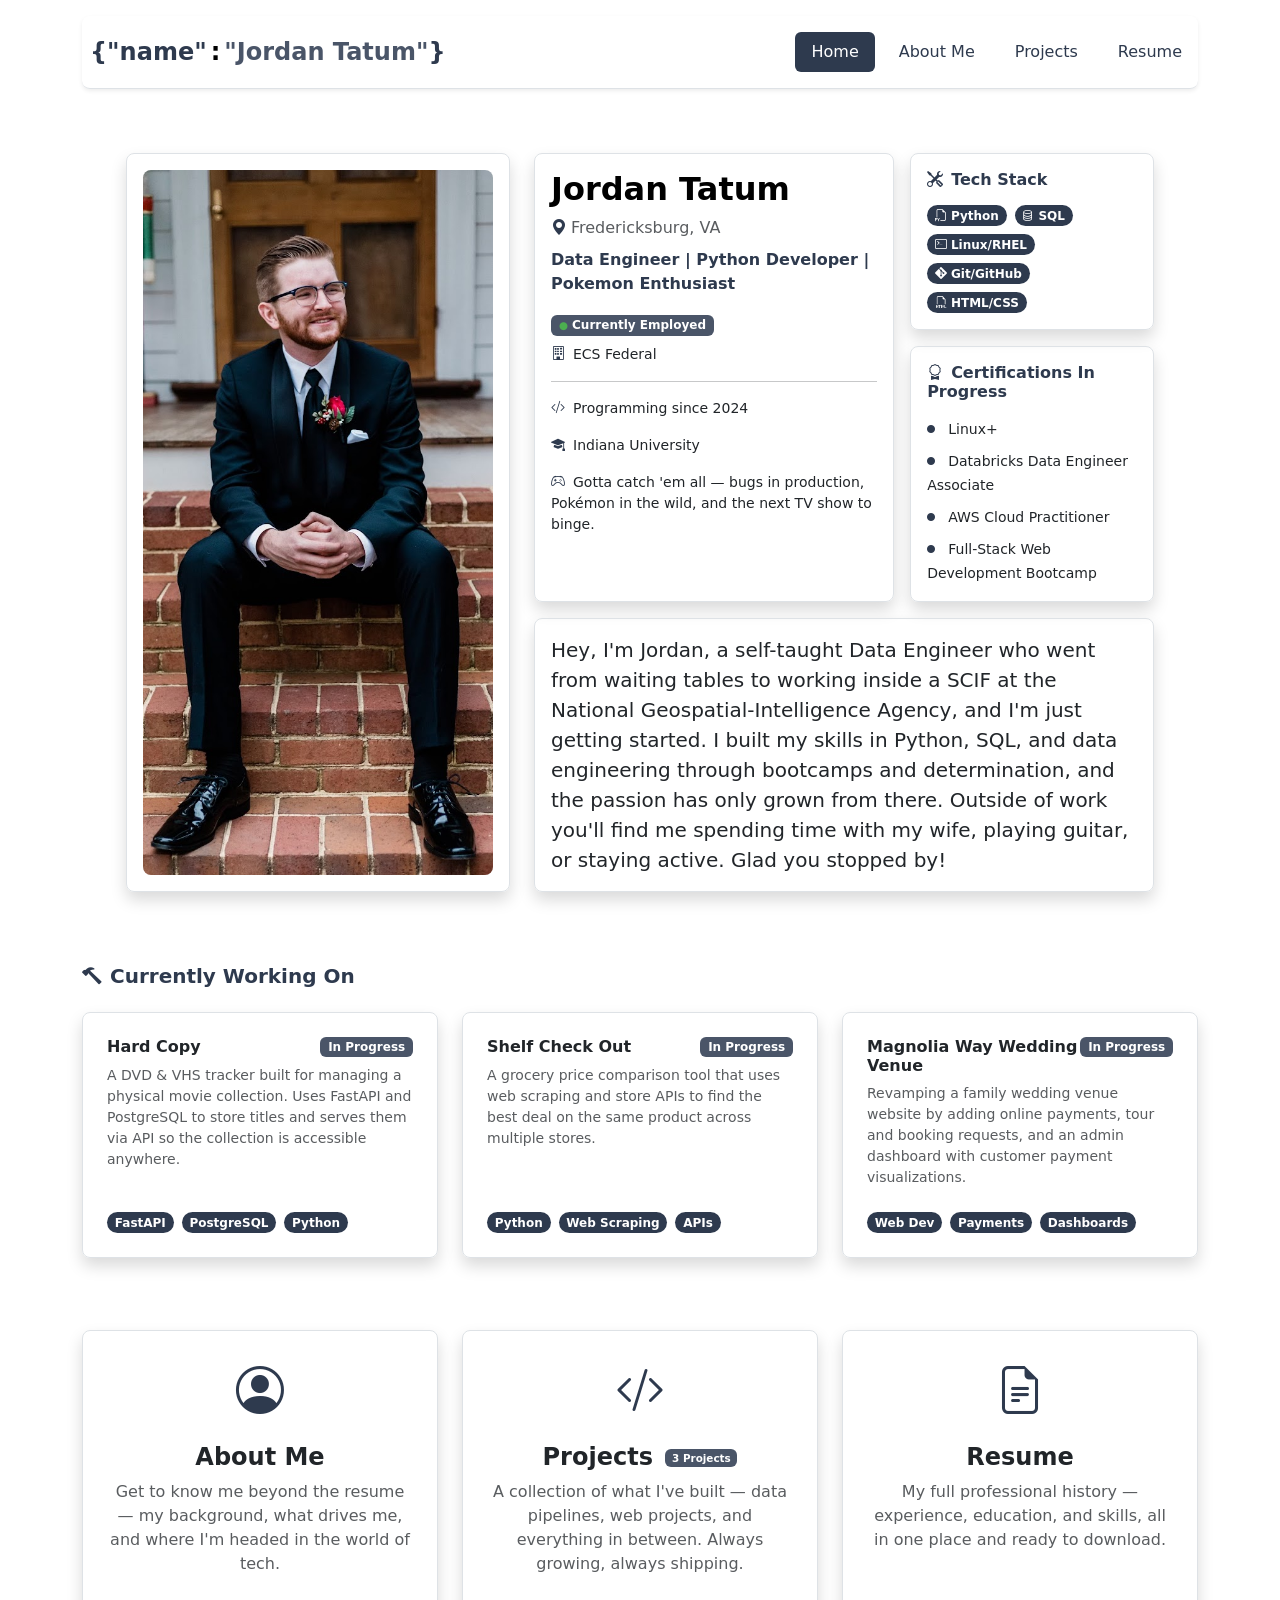
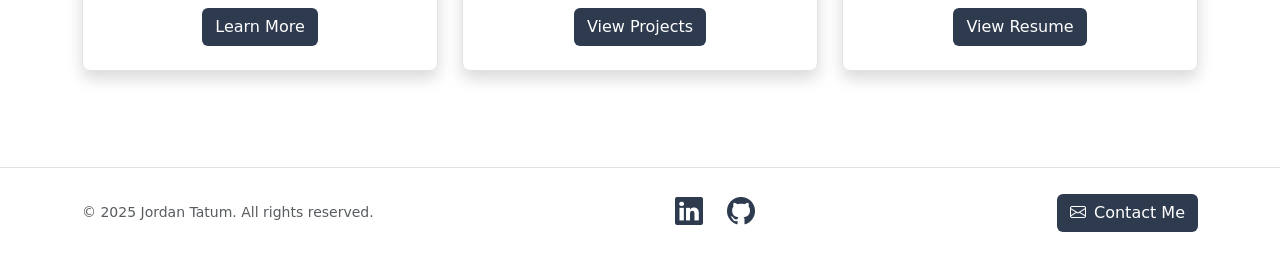
<file: index.html>
<!DOCTYPE html>
<html lang="en">
  <head>
    <meta charset="UTF-8" />
    <meta name="viewport" content="width=device-width, initial-scale=1.0" />
    <link
      href="https://cdn.jsdelivr.net/npm/bootstrap@5.3.8/dist/css/bootstrap.min.css"
      rel="stylesheet"
      integrity="sha384-sRIl4kxILFvY47J16cr9ZwB07vP4J8+LH7qKQnuqkuIAvNWLzeN8tE5YBujZqJLB"
      crossorigin="anonymous"
    />
    <link rel="stylesheet" href="https://cdn.jsdelivr.net/npm/bootstrap-icons@1.11.3/font/bootstrap-icons.min.css"/>
    <link rel="stylesheet" href="./style.css" />
    <title>Jordan Tatum | Welcome!</title>
  </head>

  <body>

    <!-- Header Bar -->
    <div class="container pt-3 ">
      <header class="d-flex flex-wrap justify-content-center py-3 mb-4 border-bottom shadow-sm rounded-3">
        
        <a href="./index.html"
          class="d-flex align-items-center mb-3 mb-md-0 me-md-auto link-body-emphasis text-decoration-none px-2"
        >
          <span class="fs-4 fw-bold" style="color: #2e3a4e;">{ </span>
          <span class="fs-4 fw-bold" style="color: #2e3a4e;">"name"</span>
          <span class="fs-4 fw-bold mx-1">:</span>
          <span class="fs-4 fw-bold" style="color: #4a5568;">"Jordan Tatum"</span>
          <span class="fs-4 fw-bold" style="color: #2e3a4e;"> }</span>
        </a>
        <ul class="nav nav-pills gap-2">
          <li class="nav-item">
            <a href="./index.html" class="nav-link active" aria-current="page">Home</a>
          </li>
          <li class="nav-item"><a href="./about_me.html" class="nav-link">About Me</a></li>
          <li class="nav-item"><a href="./projects.html" class="nav-link">Projects</a></li>
          <li class="nav-item"><a href="./resume.html" class="nav-link">Resume</a></li>
        </ul>
      </header>
    </div>

<!-- Hero Section -->
<div class="px-4 pt-3 my-5">
  <div class="d-flex flex-column flex-lg-row align-items-stretch justify-content-center gap-4">

    <!-- Image -->
    <div class="flex-shrink-0 text-center border rounded-3 shadow p-3">
      <img
        src="./assests/jordan_tatum.jpg"
        class="img-fluid rounded-3"
        alt="Jordan Tatum"
        style="max-width: 350px; width: 100%; height: 100%; object-fit: cover;"
        loading="lazy"
      />
    </div>

    <!-- Right Side -->
    <div class="d-flex flex-column gap-3" style="max-width: 620px;">

      <!-- Top Row: Name/Title + Tech Stack/Certs -->
      <div class="d-flex flex-column flex-md-row gap-3">

        <!-- Name & Title Card -->
        <div class="border rounded-3 shadow p-3 flex-fill">
        <h2 class="fw-bold text-body-emphasis mb-2">Jordan Tatum</h2>
        <p class="mb-2 text-muted">
            <i class="bi bi-geo-alt-fill me-1" style="color: #2e3a4e;"></i>Fredericksburg, VA
        </p>
        <p class="mb-3 fw-semibold" style="color: #2e3a4e;">
            Data Engineer | Python Developer | Pokemon Enthusiast
        </p>
       <span class="badge mb-2" style="background-color: #4a5568; width: fit-content;">
       <span style="color: #4caf50; font-size: 0.65rem;">&#9679;</span> Currently Employed
       </span>
       <p class="mb-2 small">
        <i class="bi bi-building me-2" style="color: #2e3a4e;"></i>ECS Federal
       </p>

        <hr class="my-3" />

        <p class="mb-3 small">
            <i class="bi bi-code-slash me-2" style="color: #2e3a4e;"></i>Programming since 2024
        </p>
        <p class="mb-3 small">
            <i class="bi bi-mortarboard-fill me-2" style="color: #2e3a4e;"></i>Indiana University
        </p>
        <p class="mb-0 small">
            <i class="bi bi-controller me-2" style="color: #2e3a4e;"></i>Gotta catch 'em all — bugs in production, Pokémon in the wild, and the next TV show to binge.
        </p>
        </div>

        <!-- Tech Stack + Certs Card -->
        <div class="d-flex flex-column gap-3 flex-fill">

          <!-- Tech Stack -->
          <div class="border rounded-3 shadow p-3">
            <h6 class="fw-bold mb-3" style="color: #2e3a4e;">
              <i class="bi bi-tools me-2"></i>Tech Stack
            </h6>
            <div class="d-flex flex-wrap gap-2">
              <span class="badge rounded-pill" style="background-color: #2e3a4e;">
                <i class="bi bi-filetype-py me-1"></i>Python
              </span>
              <span class="badge rounded-pill" style="background-color: #2e3a4e;">
                <i class="bi bi-database me-1"></i>SQL
              </span>
              <span class="badge rounded-pill" style="background-color: #2e3a4e;">
                <i class="bi bi-terminal me-1"></i>Linux/RHEL
              </span>
              <span class="badge rounded-pill" style="background-color: #2e3a4e;">
                <i class="bi bi-git me-1"></i>Git/GitHub
              </span>
              <span class="badge rounded-pill" style="background-color: #2e3a4e;">
                <i class="bi bi-filetype-html me-1"></i>HTML/CSS
              </span>
            </div>
          </div>

          <!-- Certifications -->
          <div class="border rounded-3 shadow p-3">
            <h6 class="fw-bold mb-3" style="color: #2e3a4e;">
              <i class="bi bi-award me-2"></i>Certifications In Progress
            </h6>
            <ul class="list-unstyled mb-0 d-flex flex-column gap-2">
              <li>
                <i class="bi bi-circle-fill me-2" style="color: #2e3a4e; font-size: 0.5rem; vertical-align: middle;"></i>
                <span class="small">Linux+</span>
              </li>
              <li>
                <i class="bi bi-circle-fill me-2" style="color: #2e3a4e; font-size: 0.5rem; vertical-align: middle;"></i>
                <span class="small">Databricks Data Engineer Associate</span>
              </li>
              <li>
                <i class="bi bi-circle-fill me-2" style="color: #2e3a4e; font-size: 0.5rem; vertical-align: middle;"></i>
                <span class="small">AWS Cloud Practitioner</span>
              </li>
              <li>
                <i class="bi bi-circle-fill me-2" style="color: #2e3a4e; font-size: 0.5rem; vertical-align: middle;"></i>
                <span class="small">Full-Stack Web Development Bootcamp</span>
              </li>
            </ul>
          </div>

        </div>

      </div>

      <!-- Bio Card — Full Width Underneath -->
      <div class="border rounded-3 shadow p-3">
        <p class="lead mb-0">
          Hey, I'm Jordan, a self-taught Data Engineer who went from waiting tables to working inside
          a SCIF at the National Geospatial-Intelligence Agency, and I'm just getting started.
          I built my skills in Python, SQL, and data engineering through bootcamps and determination,
          and the passion has only grown from there. Outside of work you'll find me spending time
          with my wife, playing guitar, or staying active. Glad you stopped by!
        </p>
      </div>

    </div>

  </div>
</div>

    <!-- Currently Working On Section -->
    <div class="container py-4">
      <h5 class="fw-bold mb-4" style="color: #2e3a4e;">
        <i class="bi bi-hammer me-2"></i>Currently Working On
      </h5>
      <div class="row g-4">

        <!-- Hard Copy -->
        <div class="col-lg-4 col-md-6">
          <div class="border rounded-3 shadow p-4 h-100 d-flex flex-column">
            <div class="d-flex justify-content-between align-items-start mb-2">
              <h6 class="fw-bold mb-0">Hard Copy</h6>
              <span class="badge" style="background-color: #4a5568;">In Progress</span>
            </div>
            <p class="text-muted small flex-grow-1">
              A DVD & VHS tracker built for managing a physical movie collection. Uses FastAPI and
              PostgreSQL to store titles and serves them via API so the collection is accessible anywhere.
            </p>
            <div class="d-flex gap-2 flex-wrap mt-2">
              <span class="badge rounded-pill" style="background-color: #2e3a4e;">FastAPI</span>
              <span class="badge rounded-pill" style="background-color: #2e3a4e;">PostgreSQL</span>
              <span class="badge rounded-pill" style="background-color: #2e3a4e;">Python</span>
            </div>
          </div>
        </div>

        <!-- Shelf Check Out -->
        <div class="col-lg-4 col-md-6">
          <div class="border rounded-3 shadow p-4 h-100 d-flex flex-column">
            <div class="d-flex justify-content-between align-items-start mb-2">
              <h6 class="fw-bold mb-0">Shelf Check Out</h6>
              <span class="badge" style="background-color: #4a5568;">In Progress</span>
            </div>
            <p class="text-muted small flex-grow-1">
              A grocery price comparison tool that uses web scraping and store APIs to find the
              best deal on the same product across multiple stores.
            </p>
            <div class="d-flex gap-2 flex-wrap mt-2">
              <span class="badge rounded-pill" style="background-color: #2e3a4e;">Python</span>
              <span class="badge rounded-pill" style="background-color: #2e3a4e;">Web Scraping</span>
              <span class="badge rounded-pill" style="background-color: #2e3a4e;">APIs</span>
            </div>
          </div>
        </div>

        <!-- Magnolia Way -->
        <div class="col-lg-4 col-md-6">
          <div class="border rounded-3 shadow p-4 h-100 d-flex flex-column">
            <div class="d-flex justify-content-between align-items-start mb-2">
              <h6 class="fw-bold mb-0">Magnolia Way Wedding Venue</h6>
              <span class="badge" style="background-color: #4a5568;">In Progress</span>
            </div>
            <p class="text-muted small flex-grow-1">
              Revamping a family wedding venue website by adding online payments, tour and booking
              requests, and an admin dashboard with customer payment visualizations.
            </p>
            <div class="d-flex gap-2 flex-wrap mt-2">
              <span class="badge rounded-pill" style="background-color: #2e3a4e;">Web Dev</span>
              <span class="badge rounded-pill" style="background-color: #2e3a4e;">Payments</span>
              <span class="badge rounded-pill" style="background-color: #2e3a4e;">Dashboards</span>
            </div>
          </div>
        </div>

      </div>
    </div>

    <!-- Hanging Icons Section -->
    <div class="container py-5">
      <div class="row g-4 justify-content-center">

        <!-- About Me -->
        <div class="col-lg-4 col-md-6">
          <div class="text-center border rounded-3 shadow p-4 h-100 d-flex flex-column align-items-center">
            <i class="bi bi-person-circle mb-3" style="font-size: 3rem; color: #2e3a4e;"></i>
            <h4 class="fw-bold">About Me</h4>
            <p class="text-muted flex-grow-1">
              Get to know me beyond the resume — my background, what drives me,
              and where I'm headed in the world of tech.
            </p>
            <a href="./about_me.html" class="btn mt-3" style="background-color: #2e3a4e; color: #ffffff;">Learn More</a>
          </div>
        </div>

        <!-- Projects -->
        <div class="col-lg-4 col-md-6">
          <div class="text-center border rounded-3 shadow p-4 h-100 d-flex flex-column align-items-center">
            <i class="bi bi-code-slash mb-3" style="font-size: 3rem; color: #2e3a4e;"></i>
            <h4 class="fw-bold">
              Projects
              <span class="badge ms-1" style="background-color: #4a5568; font-size: 0.65rem; vertical-align: middle;">3 Projects</span>
            </h4>
            <p class="text-muted flex-grow-1">
              A collection of what I've built — data pipelines, web projects, and everything
              in between. Always growing, always shipping.
            </p>
            <a href="./projects.html" class="btn mt-3" style="background-color: #2e3a4e; color: #ffffff;">View Projects</a>
          </div>
        </div>

        <!-- Resume -->
        <div class="col-lg-4 col-md-6">
          <div class="text-center border rounded-3 shadow p-4 h-100 d-flex flex-column align-items-center">
            <i class="bi bi-file-earmark-text mb-3" style="font-size: 3rem; color: #2e3a4e;"></i>
            <h4 class="fw-bold">Resume</h4>
            <p class="text-muted flex-grow-1">
              My full professional history — experience, education, and skills,
              all in one place and ready to download.
            </p>
            <a href="./resume.html" class="btn mt-3" style="background-color: #2e3a4e; color: #ffffff;">View Resume</a>
          </div>
        </div>

      </div>
    </div>

    <!-- Footer -->
    <footer class="border-top shadow-sm mt-5 py-4">
      <div class="container d-flex align-items-center justify-content-between">

        <!-- Copyright -->
        <p class="text-muted small mb-0">&copy; 2025 Jordan Tatum. All rights reserved.</p>

        <!-- Social Icons -->
        <div class="d-flex gap-4">
          <a href="https://www.linkedin.com/in/jordan-tatum-488121179/" target="_blank" style="color: #2e3a4e; font-size: 1.75rem;">
            <i class="bi bi-linkedin"></i>
          </a>
          <a href="https://github.com/jordan-tatum" target="_blank" style="color: #2e3a4e; font-size: 1.75rem;">
            <i class="bi bi-github"></i>
          </a>
        </div>  

        <!-- Contact Button -->
        <a href="mailto:your@email.com" class="btn" style="background-color: #2e3a4e; color: #ffffff;">
          <i class="bi bi-envelope me-2"></i>Contact Me
        </a>

      </div>
    </footer>

  </body>
</html>
</file>
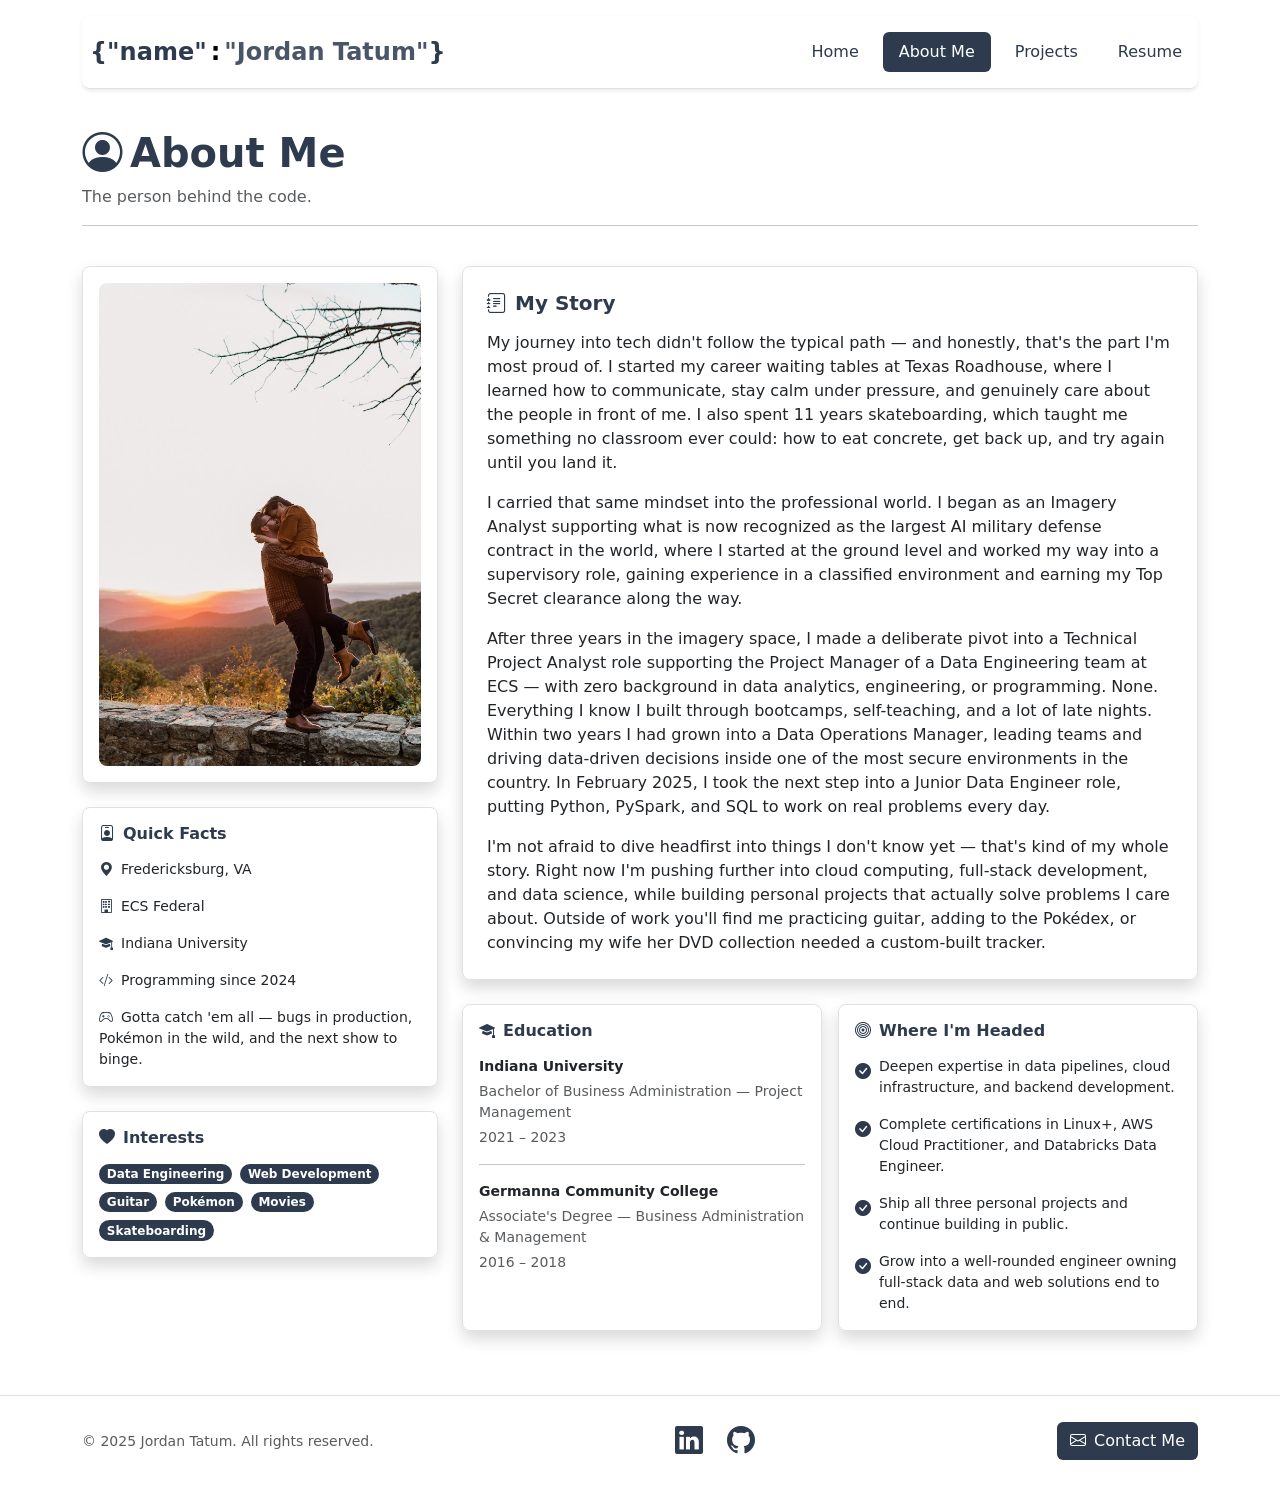
<file: about_me.html>
<!DOCTYPE html>
<html lang="en">
  <head>
    <meta charset="UTF-8" />
    <meta name="viewport" content="width=device-width, initial-scale=1.0" />
    <link
      href="https://cdn.jsdelivr.net/npm/bootstrap@5.3.8/dist/css/bootstrap.min.css"
      rel="stylesheet"
      integrity="sha384-sRIl4kxILFvY47J16cr9ZwB07vP4J8+LH7qKQnuqkuIAvNWLzeN8tE5YBujZqJLB"
      crossorigin="anonymous"
    />
    <link rel="stylesheet" href="https://cdn.jsdelivr.net/npm/bootstrap-icons@1.11.3/font/bootstrap-icons.min.css"/>
    <link rel="stylesheet" href="./style.css" />
    <title>Jordan Tatum | About Me</title>
  </head>

  <body>

    <!-- Header Bar -->
    <div class="container pt-3">
      <header class="d-flex flex-wrap justify-content-center py-3 mb-4 border-bottom shadow-sm rounded-3">
        <a href="./index.html"
          class="d-flex align-items-center mb-3 mb-md-0 me-md-auto link-body-emphasis text-decoration-none px-2"
        >
          <span class="fs-4 fw-bold" style="color: #2e3a4e;">{ </span>
          <span class="fs-4 fw-bold" style="color: #2e3a4e;">"name"</span>
          <span class="fs-4 fw-bold mx-1">:</span>
          <span class="fs-4 fw-bold" style="color: #4a5568;">"Jordan Tatum"</span>
          <span class="fs-4 fw-bold" style="color: #2e3a4e;"> }</span>
        </a>
        <ul class="nav nav-pills gap-2">
          <li class="nav-item"><a href="./index.html" class="nav-link">Home</a></li>
          <li class="nav-item"><a href="./about_me.html" class="nav-link active" aria-current="page">About Me</a></li>
          <li class="nav-item"><a href="./projects.html" class="nav-link">Projects</a></li>
          <li class="nav-item"><a href="./resume.html" class="nav-link">Resume</a></li>
        </ul>
      </header>
    </div>

    <!-- Page Header -->
    <div class="container pt-3 pb-2">
      <h1 class="fw-bold" style="color: #2e3a4e;">
        <i class="bi bi-person-circle me-2"></i>About Me
      </h1>
      <p class="text-muted">The person behind the code.</p>
      <hr />
    </div>

    <!-- Main Content -->
    <div class="container py-3">
      <div class="row g-4">

        <!-- Left Column -->
        <div class="col-lg-4 d-flex flex-column gap-4">

          <!-- Photo Card -->
          <div class="border rounded-3 shadow p-3 text-center">
            <img
              src="./assests/maddy_and_jordan.jpeg"
              class="img-fluid rounded-3"
              alt="Jordan Tatum"
              style="max-width: 100%; object-fit: cover;"
              loading="lazy"
            />
          </div>

          <!-- Quick Facts Card -->
          <div class="border rounded-3 shadow p-3">
            <h6 class="fw-bold mb-3" style="color: #2e3a4e;">
              <i class="bi bi-person-badge me-2"></i>Quick Facts
            </h6>
            <ul class="list-unstyled mb-0 d-flex flex-column gap-3">
              <li class="small"><i class="bi bi-geo-alt-fill me-2" style="color: #2e3a4e;"></i>Fredericksburg, VA</li>
              <li class="small"><i class="bi bi-building me-2" style="color: #2e3a4e;"></i>ECS Federal</li>
              <li class="small"><i class="bi bi-mortarboard-fill me-2" style="color: #2e3a4e;"></i>Indiana University</li>
              <li class="small"><i class="bi bi-code-slash me-2" style="color: #2e3a4e;"></i>Programming since 2024</li>
              <li class="small"><i class="bi bi-controller me-2" style="color: #2e3a4e;"></i>Gotta catch 'em all — bugs in production, Pokémon in the wild, and the next show to binge.</li>
            </ul>
          </div>

          <!-- Interests Card -->
          <div class="border rounded-3 shadow p-3">
            <h6 class="fw-bold mb-3" style="color: #2e3a4e;">
              <i class="bi bi-heart-fill me-2"></i>Interests
            </h6>
            <div class="d-flex flex-wrap gap-2">
              <span class="badge rounded-pill" style="background-color: #2e3a4e;">Data Engineering</span>
              <span class="badge rounded-pill" style="background-color: #2e3a4e;">Web Development</span>
              <span class="badge rounded-pill" style="background-color: #2e3a4e;">Guitar</span>
              <span class="badge rounded-pill" style="background-color: #2e3a4e;">Pokémon</span>
              <span class="badge rounded-pill" style="background-color: #2e3a4e;">Movies</span>
              <span class="badge rounded-pill" style="background-color: #2e3a4e;">Skateboarding</span>
            </div>
          </div>

        </div>

        <!-- Right Column -->
        <div class="col-lg-8 d-flex flex-column gap-4">

          <!-- My Story Card -->
          <div class="border rounded-3 shadow p-4">
            <h5 class="fw-bold mb-3" style="color: #2e3a4e;">
              <i class="bi bi-journal-text me-2"></i>My Story
            </h5>
            <p class="mb-3">
              My journey into tech didn't follow the typical path — and honestly, that's the part I'm most
              proud of. I started my career waiting tables at Texas Roadhouse, where I learned how to
              communicate, stay calm under pressure, and genuinely care about the people in front of me.
              I also spent 11 years skateboarding, which taught me something no classroom ever could:
              how to eat concrete, get back up, and try again until you land it.
            </p>
            <p class="mb-3">
              I carried that same mindset into the professional world. I began as an Imagery Analyst
              supporting what is now recognized as the largest AI military defense contract in the world, where I 
              started at the ground level and worked my way into a supervisory role, gaining experience
              in a classified environment and earning my Top Secret clearance along the way.
            </p>
            <p class="mb-3">
              After three years in the imagery space, I made a deliberate pivot into a Technical Project
              Analyst role supporting the Project Manager of a Data Engineering team at ECS — with zero
              background in data analytics, engineering, or programming. None. Everything I know I built
              through bootcamps, self-teaching, and a lot of late nights. Within two years I had grown
              into a Data Operations Manager, leading teams and driving data-driven decisions inside one
              of the most secure environments in the country. In February 2025, I took the next step into
              a Junior Data Engineer role, putting Python, PySpark, and SQL to work on real problems every day.
            </p>
            <p class="mb-0">
              I'm not afraid to dive headfirst into things I don't know yet — that's kind of my whole story.
              Right now I'm pushing further into cloud computing, full-stack development, and data science,
              while building personal projects that actually solve problems I care about. Outside of work
              you'll find me practicing guitar, adding to the Pokédex, or convincing my wife her
              DVD collection needed a custom-built tracker.
            </p>
          </div>

          <!-- Education + Where I'm Headed Row -->
          <div class="row g-3">

            <!-- Education -->
            <div class="col-md-6">
              <div class="border rounded-3 shadow p-3 h-100">
                <h6 class="fw-bold mb-3" style="color: #2e3a4e;">
                  <i class="bi bi-mortarboard-fill me-2"></i>Education
                </h6>
                <p class="fw-semibold mb-1 small">Indiana University</p>
                <p class="text-muted small mb-1">Bachelor of Business Administration — Project Management</p>
                <p class="text-muted small mb-0">2021 – 2023</p>

                <hr class="my-3" />

                <p class="fw-semibold mb-1 small">Germanna Community College</p>
                <p class="text-muted small mb-1">Associate's Degree — Business Administration & Management</p>
                <p class="text-muted small mb-0">2016 – 2018</p>
              </div>
            </div>

            <!-- Where I'm Headed -->
            <div class="col-md-6">
              <div class="border rounded-3 shadow p-3 h-100">
                <h6 class="fw-bold mb-3" style="color: #2e3a4e;">
                  <i class="bi bi-bullseye me-2"></i>Where I'm Headed
                </h6>
                <div class="d-flex flex-column gap-3">
                  <div class="d-flex align-items-start gap-2">
                    <i class="bi bi-check-circle-fill mt-1 flex-shrink-0" style="color: #2e3a4e;"></i>
                    <p class="mb-0 small">Deepen expertise in data pipelines, cloud infrastructure, and backend development.</p>
                  </div>
                  <div class="d-flex align-items-start gap-2">
                    <i class="bi bi-check-circle-fill mt-1 flex-shrink-0" style="color: #2e3a4e;"></i>
                    <p class="mb-0 small">Complete certifications in Linux+, AWS Cloud Practitioner, and Databricks Data Engineer.</p>
                  </div>
                  <div class="d-flex align-items-start gap-2">
                    <i class="bi bi-check-circle-fill mt-1 flex-shrink-0" style="color: #2e3a4e;"></i>
                    <p class="mb-0 small">Ship all three personal projects and continue building in public.</p>
                  </div>
                  <div class="d-flex align-items-start gap-2">
                    <i class="bi bi-check-circle-fill mt-1 flex-shrink-0" style="color: #2e3a4e;"></i>
                    <p class="mb-0 small">Grow into a well-rounded engineer owning full-stack data and web solutions end to end.</p>
                  </div>
                </div>
              </div>
            </div>

          </div>

        </div>
      </div>
    </div>

    <!-- Footer -->
    <footer class="border-top shadow-sm mt-5 py-4">
      <div class="container d-flex align-items-center justify-content-between">
        <p class="text-muted small mb-0">&copy; 2025 Jordan Tatum. All rights reserved.</p>
        <div class="d-flex gap-4">
          <a href="https://linkedin.com/in/yourprofile" target="_blank" style="color: #2e3a4e; font-size: 1.75rem;">
            <i class="bi bi-linkedin"></i>
          </a>
          <a href="https://github.com/yourprofile" target="_blank" style="color: #2e3a4e; font-size: 1.75rem;">
            <i class="bi bi-github"></i>
          </a>
        </div>
        <a href="mailto:your@email.com" class="btn" style="background-color: #2e3a4e; color: #ffffff;">
          <i class="bi bi-envelope me-2"></i>Contact Me
        </a>
      </div>
    </footer>

  </body>
</html>
</file>
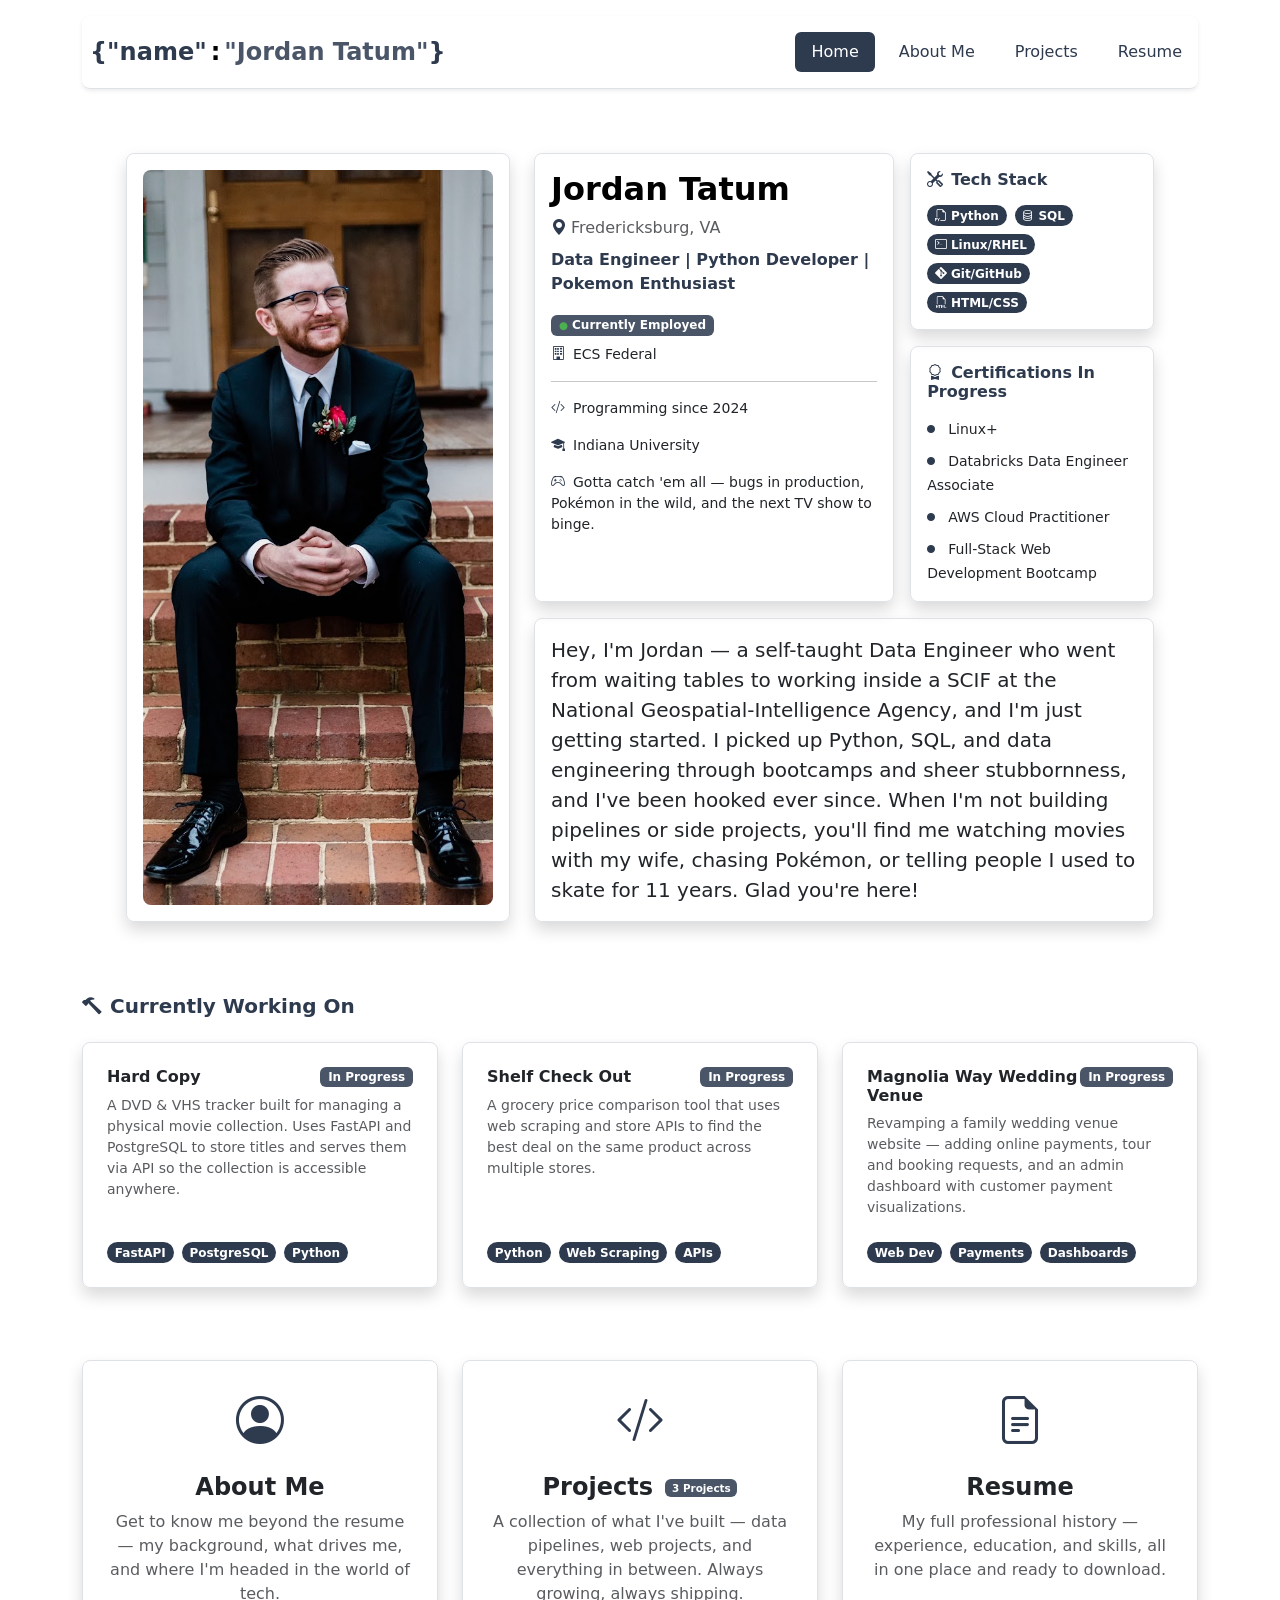
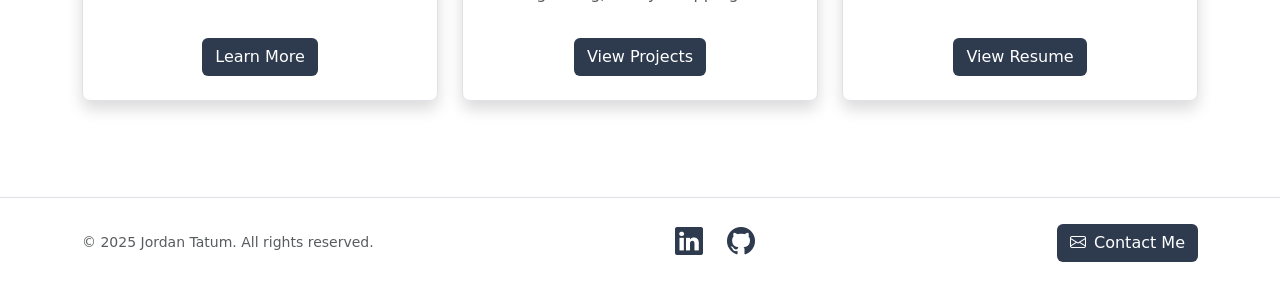
<file: home.html>
<!DOCTYPE html>
<html lang="en">
  <head>
    <meta charset="UTF-8" />
    <meta name="viewport" content="width=device-width, initial-scale=1.0" />
    <link
      href="https://cdn.jsdelivr.net/npm/bootstrap@5.3.8/dist/css/bootstrap.min.css"
      rel="stylesheet"
      integrity="sha384-sRIl4kxILFvY47J16cr9ZwB07vP4J8+LH7qKQnuqkuIAvNWLzeN8tE5YBujZqJLB"
      crossorigin="anonymous"
    />
    <link rel="stylesheet" href="https://cdn.jsdelivr.net/npm/bootstrap-icons@1.11.3/font/bootstrap-icons.min.css"/>
    <link rel="stylesheet" href="./style.css" />
    <title>Jordan Tatum | Welcome!</title>
  </head>

  <body>

    <!-- Header Bar -->
    <div class="container pt-3 ">
      <header class="d-flex flex-wrap justify-content-center py-3 mb-4 border-bottom shadow-sm rounded-3">
        
        <a href="./home.html"
          class="d-flex align-items-center mb-3 mb-md-0 me-md-auto link-body-emphasis text-decoration-none px-2"
        >
          <span class="fs-4 fw-bold" style="color: #2e3a4e;">{ </span>
          <span class="fs-4 fw-bold" style="color: #2e3a4e;">"name"</span>
          <span class="fs-4 fw-bold mx-1">:</span>
          <span class="fs-4 fw-bold" style="color: #4a5568;">"Jordan Tatum"</span>
          <span class="fs-4 fw-bold" style="color: #2e3a4e;"> }</span>
        </a>
        <ul class="nav nav-pills gap-2">
          <li class="nav-item">
            <a href="#" class="nav-link active" aria-current="page">Home</a>
          </li>
          <li class="nav-item"><a href="./about_me.html" class="nav-link">About Me</a></li>
          <li class="nav-item"><a href="./projects.html" class="nav-link">Projects</a></li>
          <li class="nav-item"><a href="./resume.html" class="nav-link">Resume</a></li>
        </ul>
      </header>
    </div>

<!-- Hero Section -->
<div class="px-4 pt-3 my-5">
  <div class="d-flex flex-column flex-lg-row align-items-stretch justify-content-center gap-4">

    <!-- Image -->
    <div class="flex-shrink-0 text-center border rounded-3 shadow p-3">
      <img
        src="./assests/jordan_tatum.jpg"
        class="img-fluid rounded-3"
        alt="Jordan Tatum"
        style="max-width: 350px; width: 100%; height: 100%; object-fit: cover;"
        loading="lazy"
      />
    </div>

    <!-- Right Side -->
    <div class="d-flex flex-column gap-3" style="max-width: 620px;">

      <!-- Top Row: Name/Title + Tech Stack/Certs -->
      <div class="d-flex flex-column flex-md-row gap-3">

        <!-- Name & Title Card -->
        <div class="border rounded-3 shadow p-3 flex-fill">
        <h2 class="fw-bold text-body-emphasis mb-2">Jordan Tatum</h2>
        <p class="mb-2 text-muted">
            <i class="bi bi-geo-alt-fill me-1" style="color: #2e3a4e;"></i>Fredericksburg, VA
        </p>
        <p class="mb-3 fw-semibold" style="color: #2e3a4e;">
            Data Engineer | Python Developer | Pokemon Enthusiast
        </p>
       <span class="badge mb-2" style="background-color: #4a5568; width: fit-content;">
       <span style="color: #4caf50; font-size: 0.65rem;">&#9679;</span> Currently Employed
       </span>
       <p class="mb-2 small">
        <i class="bi bi-building me-2" style="color: #2e3a4e;"></i>ECS Federal
       </p>

        <hr class="my-3" />

        <p class="mb-3 small">
            <i class="bi bi-code-slash me-2" style="color: #2e3a4e;"></i>Programming since 2024
        </p>
        <p class="mb-3 small">
            <i class="bi bi-mortarboard-fill me-2" style="color: #2e3a4e;"></i>Indiana University
        </p>
        <p class="mb-0 small">
            <i class="bi bi-controller me-2" style="color: #2e3a4e;"></i>Gotta catch 'em all — bugs in production, Pokémon in the wild, and the next TV show to binge.
        </p>
        </div>

        <!-- Tech Stack + Certs Card -->
        <div class="d-flex flex-column gap-3 flex-fill">

          <!-- Tech Stack -->
          <div class="border rounded-3 shadow p-3">
            <h6 class="fw-bold mb-3" style="color: #2e3a4e;">
              <i class="bi bi-tools me-2"></i>Tech Stack
            </h6>
            <div class="d-flex flex-wrap gap-2">
              <span class="badge rounded-pill" style="background-color: #2e3a4e;">
                <i class="bi bi-filetype-py me-1"></i>Python
              </span>
              <span class="badge rounded-pill" style="background-color: #2e3a4e;">
                <i class="bi bi-database me-1"></i>SQL
              </span>
              <span class="badge rounded-pill" style="background-color: #2e3a4e;">
                <i class="bi bi-terminal me-1"></i>Linux/RHEL
              </span>
              <span class="badge rounded-pill" style="background-color: #2e3a4e;">
                <i class="bi bi-git me-1"></i>Git/GitHub
              </span>
              <span class="badge rounded-pill" style="background-color: #2e3a4e;">
                <i class="bi bi-filetype-html me-1"></i>HTML/CSS
              </span>
            </div>
          </div>

          <!-- Certifications -->
          <div class="border rounded-3 shadow p-3">
            <h6 class="fw-bold mb-3" style="color: #2e3a4e;">
              <i class="bi bi-award me-2"></i>Certifications In Progress
            </h6>
            <ul class="list-unstyled mb-0 d-flex flex-column gap-2">
              <li>
                <i class="bi bi-circle-fill me-2" style="color: #2e3a4e; font-size: 0.5rem; vertical-align: middle;"></i>
                <span class="small">Linux+</span>
              </li>
              <li>
                <i class="bi bi-circle-fill me-2" style="color: #2e3a4e; font-size: 0.5rem; vertical-align: middle;"></i>
                <span class="small">Databricks Data Engineer Associate</span>
              </li>
              <li>
                <i class="bi bi-circle-fill me-2" style="color: #2e3a4e; font-size: 0.5rem; vertical-align: middle;"></i>
                <span class="small">AWS Cloud Practitioner</span>
              </li>
              <li>
                <i class="bi bi-circle-fill me-2" style="color: #2e3a4e; font-size: 0.5rem; vertical-align: middle;"></i>
                <span class="small">Full-Stack Web Development Bootcamp</span>
              </li>
            </ul>
          </div>

        </div>

      </div>

      <!-- Bio Card — Full Width Underneath -->
      <div class="border rounded-3 shadow p-3">
        <p class="lead mb-0">
          Hey, I'm Jordan — a self-taught Data Engineer who went from waiting tables to working inside 
          a SCIF at the National Geospatial-Intelligence Agency, and I'm just getting started. 
          I picked up Python, SQL, and data engineering through bootcamps and sheer stubbornness, 
          and I've been hooked ever since. When I'm not building pipelines or side projects, 
          you'll find me watching movies with my wife, chasing Pokémon, or telling people I used to skate for 11 years. 
          Glad you're here!
        </p>
      </div>

    </div>

  </div>
</div>

    <!-- Currently Working On Section -->
    <div class="container py-4">
      <h5 class="fw-bold mb-4" style="color: #2e3a4e;">
        <i class="bi bi-hammer me-2"></i>Currently Working On
      </h5>
      <div class="row g-4">

        <!-- Hard Copy -->
        <div class="col-lg-4 col-md-6">
          <div class="border rounded-3 shadow p-4 h-100 d-flex flex-column">
            <div class="d-flex justify-content-between align-items-start mb-2">
              <h6 class="fw-bold mb-0">Hard Copy</h6>
              <span class="badge" style="background-color: #4a5568;">In Progress</span>
            </div>
            <p class="text-muted small flex-grow-1">
              A DVD & VHS tracker built for managing a physical movie collection. Uses FastAPI and
              PostgreSQL to store titles and serves them via API so the collection is accessible anywhere.
            </p>
            <div class="d-flex gap-2 flex-wrap mt-2">
              <span class="badge rounded-pill" style="background-color: #2e3a4e;">FastAPI</span>
              <span class="badge rounded-pill" style="background-color: #2e3a4e;">PostgreSQL</span>
              <span class="badge rounded-pill" style="background-color: #2e3a4e;">Python</span>
            </div>
          </div>
        </div>

        <!-- Shelf Check Out -->
        <div class="col-lg-4 col-md-6">
          <div class="border rounded-3 shadow p-4 h-100 d-flex flex-column">
            <div class="d-flex justify-content-between align-items-start mb-2">
              <h6 class="fw-bold mb-0">Shelf Check Out</h6>
              <span class="badge" style="background-color: #4a5568;">In Progress</span>
            </div>
            <p class="text-muted small flex-grow-1">
              A grocery price comparison tool that uses web scraping and store APIs to find the
              best deal on the same product across multiple stores.
            </p>
            <div class="d-flex gap-2 flex-wrap mt-2">
              <span class="badge rounded-pill" style="background-color: #2e3a4e;">Python</span>
              <span class="badge rounded-pill" style="background-color: #2e3a4e;">Web Scraping</span>
              <span class="badge rounded-pill" style="background-color: #2e3a4e;">APIs</span>
            </div>
          </div>
        </div>

        <!-- Magnolia Way -->
        <div class="col-lg-4 col-md-6">
          <div class="border rounded-3 shadow p-4 h-100 d-flex flex-column">
            <div class="d-flex justify-content-between align-items-start mb-2">
              <h6 class="fw-bold mb-0">Magnolia Way Wedding Venue</h6>
              <span class="badge" style="background-color: #4a5568;">In Progress</span>
            </div>
            <p class="text-muted small flex-grow-1">
              Revamping a family wedding venue website — adding online payments, tour and booking
              requests, and an admin dashboard with customer payment visualizations.
            </p>
            <div class="d-flex gap-2 flex-wrap mt-2">
              <span class="badge rounded-pill" style="background-color: #2e3a4e;">Web Dev</span>
              <span class="badge rounded-pill" style="background-color: #2e3a4e;">Payments</span>
              <span class="badge rounded-pill" style="background-color: #2e3a4e;">Dashboards</span>
            </div>
          </div>
        </div>

      </div>
    </div>

    <!-- Hanging Icons Section -->
    <div class="container py-5">
      <div class="row g-4 justify-content-center">

        <!-- About Me -->
        <div class="col-lg-4 col-md-6">
          <div class="text-center border rounded-3 shadow p-4 h-100 d-flex flex-column align-items-center">
            <i class="bi bi-person-circle mb-3" style="font-size: 3rem; color: #2e3a4e;"></i>
            <h4 class="fw-bold">About Me</h4>
            <p class="text-muted flex-grow-1">
              Get to know me beyond the resume — my background, what drives me,
              and where I'm headed in the world of tech.
            </p>
            <a href="./about_me.html" class="btn mt-3" style="background-color: #2e3a4e; color: #ffffff;">Learn More</a>
          </div>
        </div>

        <!-- Projects -->
        <div class="col-lg-4 col-md-6">
          <div class="text-center border rounded-3 shadow p-4 h-100 d-flex flex-column align-items-center">
            <i class="bi bi-code-slash mb-3" style="font-size: 3rem; color: #2e3a4e;"></i>
            <h4 class="fw-bold">
              Projects
              <span class="badge ms-1" style="background-color: #4a5568; font-size: 0.65rem; vertical-align: middle;">3 Projects</span>
            </h4>
            <p class="text-muted flex-grow-1">
              A collection of what I've built — data pipelines, web projects, and everything
              in between. Always growing, always shipping.
            </p>
            <a href="./projects.html" class="btn mt-3" style="background-color: #2e3a4e; color: #ffffff;">View Projects</a>
          </div>
        </div>

        <!-- Resume -->
        <div class="col-lg-4 col-md-6">
          <div class="text-center border rounded-3 shadow p-4 h-100 d-flex flex-column align-items-center">
            <i class="bi bi-file-earmark-text mb-3" style="font-size: 3rem; color: #2e3a4e;"></i>
            <h4 class="fw-bold">Resume</h4>
            <p class="text-muted flex-grow-1">
              My full professional history — experience, education, and skills,
              all in one place and ready to download.
            </p>
            <a href="./resume.html" class="btn mt-3" style="background-color: #2e3a4e; color: #ffffff;">View Resume</a>
          </div>
        </div>

      </div>
    </div>

    <!-- Footer -->
    <footer class="border-top shadow-sm mt-5 py-4">
      <div class="container d-flex align-items-center justify-content-between">

        <!-- Copyright -->
        <p class="text-muted small mb-0">&copy; 2025 Jordan Tatum. All rights reserved.</p>

        <!-- Social Icons -->
        <div class="d-flex gap-4">
          <a href="https://www.linkedin.com/in/jordan-tatum-488121179/" target="_blank" style="color: #2e3a4e; font-size: 1.75rem;">
            <i class="bi bi-linkedin"></i>
          </a>
          <a href="https://github.com/jordan-tatum" target="_blank" style="color: #2e3a4e; font-size: 1.75rem;">
            <i class="bi bi-github"></i>
          </a>
        </div>  

        <!-- Contact Button -->
        <a href="mailto:your@email.com" class="btn" style="background-color: #2e3a4e; color: #ffffff;">
          <i class="bi bi-envelope me-2"></i>Contact Me
        </a>

      </div>
    </footer>

  </body>
</html>
</file>
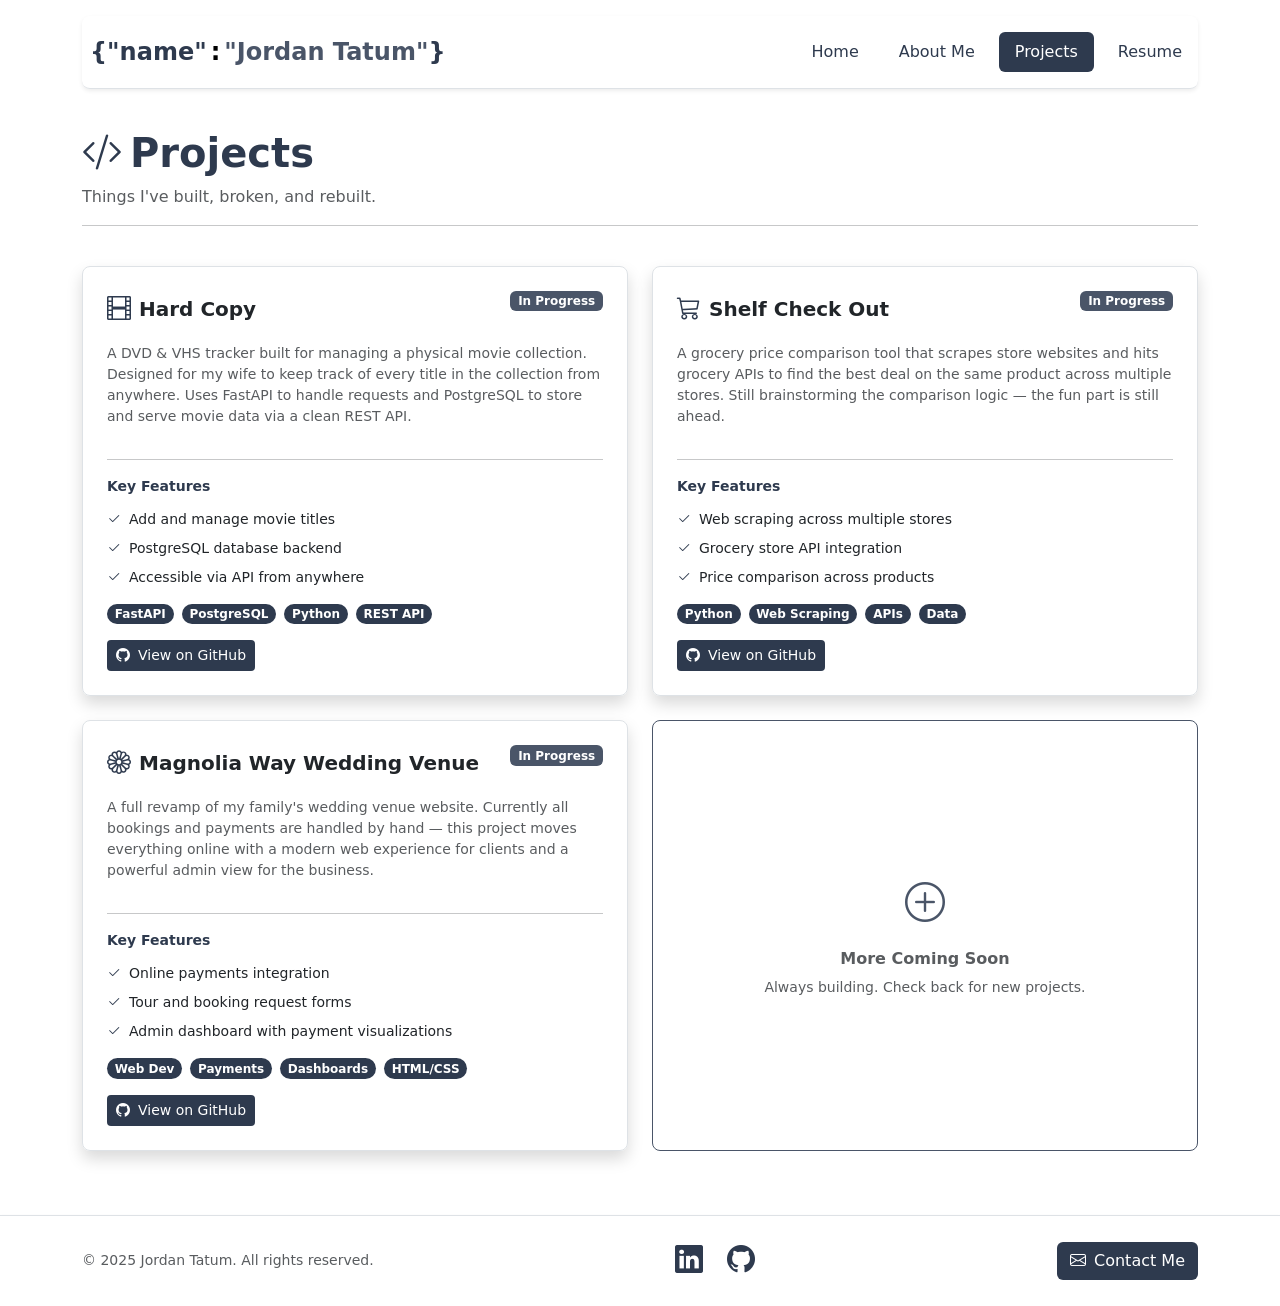
<file: projects.html>
<!DOCTYPE html>
<html lang="en">
  <head>
    <meta charset="UTF-8" />
    <meta name="viewport" content="width=device-width, initial-scale=1.0" />
    <link
      href="https://cdn.jsdelivr.net/npm/bootstrap@5.3.8/dist/css/bootstrap.min.css"
      rel="stylesheet"
      integrity="sha384-sRIl4kxILFvY47J16cr9ZwB07vP4J8+LH7qKQnuqkuIAvNWLzeN8tE5YBujZqJLB"
      crossorigin="anonymous"
    />
    <link rel="stylesheet" href="https://cdn.jsdelivr.net/npm/bootstrap-icons@1.11.3/font/bootstrap-icons.min.css"/>
    <link rel="stylesheet" href="./style.css" />
    <title>Jordan Tatum | Projects</title>
  </head>

  <body>

    <!-- Header Bar -->
    <div class="container pt-3">
      <header class="d-flex flex-wrap justify-content-center py-3 mb-4 border-bottom shadow-sm rounded-3">
        <a href="./index.html"
          class="d-flex align-items-center mb-3 mb-md-0 me-md-auto link-body-emphasis text-decoration-none px-2"
        >
          <span class="fs-4 fw-bold" style="color: #2e3a4e;">{ </span>
          <span class="fs-4 fw-bold" style="color: #2e3a4e;">"name"</span>
          <span class="fs-4 fw-bold mx-1">:</span>
          <span class="fs-4 fw-bold" style="color: #4a5568;">"Jordan Tatum"</span>
          <span class="fs-4 fw-bold" style="color: #2e3a4e;"> }</span>
        </a>
        <ul class="nav nav-pills gap-2">
          <li class="nav-item"><a href="./index.html" class="nav-link">Home</a></li>
          <li class="nav-item"><a href="./about_me.html" class="nav-link">About Me</a></li>
          <li class="nav-item"><a href="./projects.html" class="nav-link active" aria-current="page">Projects</a></li>
          <li class="nav-item"><a href="./resume.html" class="nav-link">Resume</a></li>
        </ul>
      </header>
    </div>

    <!-- Page Header -->
    <div class="container pt-3 pb-2">
      <h1 class="fw-bold" style="color: #2e3a4e;">
        <i class="bi bi-code-slash me-2"></i>Projects
      </h1>
      <p class="text-muted">Things I've built, broken, and rebuilt.</p>
      <hr />
    </div>

    <!-- Projects Grid -->
    <div class="container py-3">
      <div class="row g-4">

        <!-- Hard Copy -->
        <div class="col-lg-6">
          <div class="border rounded-3 shadow p-4 h-100 d-flex flex-column">
            <div class="d-flex justify-content-between align-items-start mb-3">
              <div class="d-flex align-items-center gap-2">
                <i class="bi bi-film" style="color: #2e3a4e; font-size: 1.5rem;"></i>
                <h5 class="fw-bold mb-0">Hard Copy</h5>
              </div>
              <span class="badge" style="background-color: #4a5568;">In Progress</span>
            </div>
            <p class="text-muted small flex-grow-1">
              A DVD & VHS tracker built for managing a physical movie collection. Designed for my wife
              to keep track of every title in the collection from anywhere. Uses FastAPI to handle requests
              and PostgreSQL to store and serve movie data via a clean REST API.
            </p>
            <hr class="my-3" />
            <div class="d-flex flex-column gap-2 mb-3">
              <p class="small mb-1 fw-semibold" style="color: #2e3a4e;">Key Features</p>
              <p class="small mb-0"><i class="bi bi-check2 me-2" style="color: #2e3a4e;"></i>Add and manage movie titles</p>
              <p class="small mb-0"><i class="bi bi-check2 me-2" style="color: #2e3a4e;"></i>PostgreSQL database backend</p>
              <p class="small mb-0"><i class="bi bi-check2 me-2" style="color: #2e3a4e;"></i>Accessible via API from anywhere</p>
            </div>
            <div class="d-flex gap-2 flex-wrap mb-3">
              <span class="badge rounded-pill" style="background-color: #2e3a4e;">FastAPI</span>
              <span class="badge rounded-pill" style="background-color: #2e3a4e;">PostgreSQL</span>
              <span class="badge rounded-pill" style="background-color: #2e3a4e;">Python</span>
              <span class="badge rounded-pill" style="background-color: #2e3a4e;">REST API</span>
            </div>
            <a href="https://github.com/jordan-tatum/hard-copy" class="btn btn-sm" style="background-color: #2e3a4e; color: #ffffff; width: fit-content;">
              <i class="bi bi-github me-2"></i>View on GitHub
            </a>
          </div>
        </div>

        <!-- Shelf Check Out -->
        <div class="col-lg-6">
          <div class="border rounded-3 shadow p-4 h-100 d-flex flex-column">
            <div class="d-flex justify-content-between align-items-start mb-3">
              <div class="d-flex align-items-center gap-2">
                <i class="bi bi-cart3" style="color: #2e3a4e; font-size: 1.5rem;"></i>
                <h5 class="fw-bold mb-0">Shelf Check Out</h5>
              </div>
              <span class="badge" style="background-color: #4a5568;">In Progress</span>
            </div>
            <p class="text-muted small flex-grow-1">
              A grocery price comparison tool that scrapes store websites and hits grocery APIs to find
              the best deal on the same product across multiple stores. Still brainstorming the comparison
              logic — the fun part is still ahead.
            </p>
            <hr class="my-3" />
            <div class="d-flex flex-column gap-2 mb-3">
              <p class="small mb-1 fw-semibold" style="color: #2e3a4e;">Key Features</p>
              <p class="small mb-0"><i class="bi bi-check2 me-2" style="color: #2e3a4e;"></i>Web scraping across multiple stores</p>
              <p class="small mb-0"><i class="bi bi-check2 me-2" style="color: #2e3a4e;"></i>Grocery store API integration</p>
              <p class="small mb-0"><i class="bi bi-check2 me-2" style="color: #2e3a4e;"></i>Price comparison across products</p>
            </div>
            <div class="d-flex gap-2 flex-wrap mb-3">
              <span class="badge rounded-pill" style="background-color: #2e3a4e;">Python</span>
              <span class="badge rounded-pill" style="background-color: #2e3a4e;">Web Scraping</span>
              <span class="badge rounded-pill" style="background-color: #2e3a4e;">APIs</span>
              <span class="badge rounded-pill" style="background-color: #2e3a4e;">Data</span>
            </div>
            <a href="#" class="btn btn-sm" style="background-color: #2e3a4e; color: #ffffff; width: fit-content;">
              <i class="bi bi-github me-2"></i>View on GitHub
            </a>
          </div>
        </div>

        <!-- Magnolia Way -->
        <div class="col-lg-6">
          <div class="border rounded-3 shadow p-4 h-100 d-flex flex-column">
            <div class="d-flex justify-content-between align-items-start mb-3">
              <div class="d-flex align-items-center gap-2">
                <i class="bi bi-flower1" style="color: #2e3a4e; font-size: 1.5rem;"></i>
                <h5 class="fw-bold mb-0">Magnolia Way Wedding Venue</h5>
              </div>
              <span class="badge" style="background-color: #4a5568;">In Progress</span>
            </div>
            <p class="text-muted small flex-grow-1">
              A full revamp of my family's wedding venue website. Currently all bookings and payments
              are handled by hand — this project moves everything online with a modern web experience
              for clients and a powerful admin view for the business.
            </p>
            <hr class="my-3" />
            <div class="d-flex flex-column gap-2 mb-3">
              <p class="small mb-1 fw-semibold" style="color: #2e3a4e;">Key Features</p>
              <p class="small mb-0"><i class="bi bi-check2 me-2" style="color: #2e3a4e;"></i>Online payments integration</p>
              <p class="small mb-0"><i class="bi bi-check2 me-2" style="color: #2e3a4e;"></i>Tour and booking request forms</p>
              <p class="small mb-0"><i class="bi bi-check2 me-2" style="color: #2e3a4e;"></i>Admin dashboard with payment visualizations</p>
            </div>
            <div class="d-flex gap-2 flex-wrap mb-3">
              <span class="badge rounded-pill" style="background-color: #2e3a4e;">Web Dev</span>
              <span class="badge rounded-pill" style="background-color: #2e3a4e;">Payments</span>
              <span class="badge rounded-pill" style="background-color: #2e3a4e;">Dashboards</span>
              <span class="badge rounded-pill" style="background-color: #2e3a4e;">HTML/CSS</span>
            </div>
            <a href="#" class="btn btn-sm" style="background-color: #2e3a4e; color: #ffffff; width: fit-content;">
              <i class="bi bi-github me-2"></i>View on GitHub
            </a>
          </div>
        </div>

        <!-- Placeholder / More Coming -->
        <div class="col-lg-6">
          <div class="border border-dashed rounded-3 p-4 h-100 d-flex flex-column align-items-center justify-content-center text-center" style="border-color: #4a5568 !important;">
            <i class="bi bi-plus-circle mb-3" style="color: #4a5568; font-size: 2.5rem;"></i>
            <h6 class="fw-bold text-muted">More Coming Soon</h6>
            <p class="text-muted small mb-0">Always building. Check back for new projects.</p>
          </div>
        </div>

      </div>
    </div>

    <!-- Footer -->
    <footer class="border-top shadow-sm mt-5 py-4">
      <div class="container d-flex align-items-center justify-content-between">
        <p class="text-muted small mb-0">&copy; 2025 Jordan Tatum. All rights reserved.</p>
        <div class="d-flex gap-4">
          <a href="https://linkedin.com/in/yourprofile" target="_blank" style="color: #2e3a4e; font-size: 1.75rem;">
            <i class="bi bi-linkedin"></i>
          </a>
          <a href="https://github.com/yourprofile" target="_blank" style="color: #2e3a4e; font-size: 1.75rem;">
            <i class="bi bi-github"></i>
          </a>
        </div>
        <a href="mailto:your@email.com" class="btn" style="background-color: #2e3a4e; color: #ffffff;">
          <i class="bi bi-envelope me-2"></i>Contact Me
        </a>
      </div>
    </footer>

  </body>
</html>
</file>
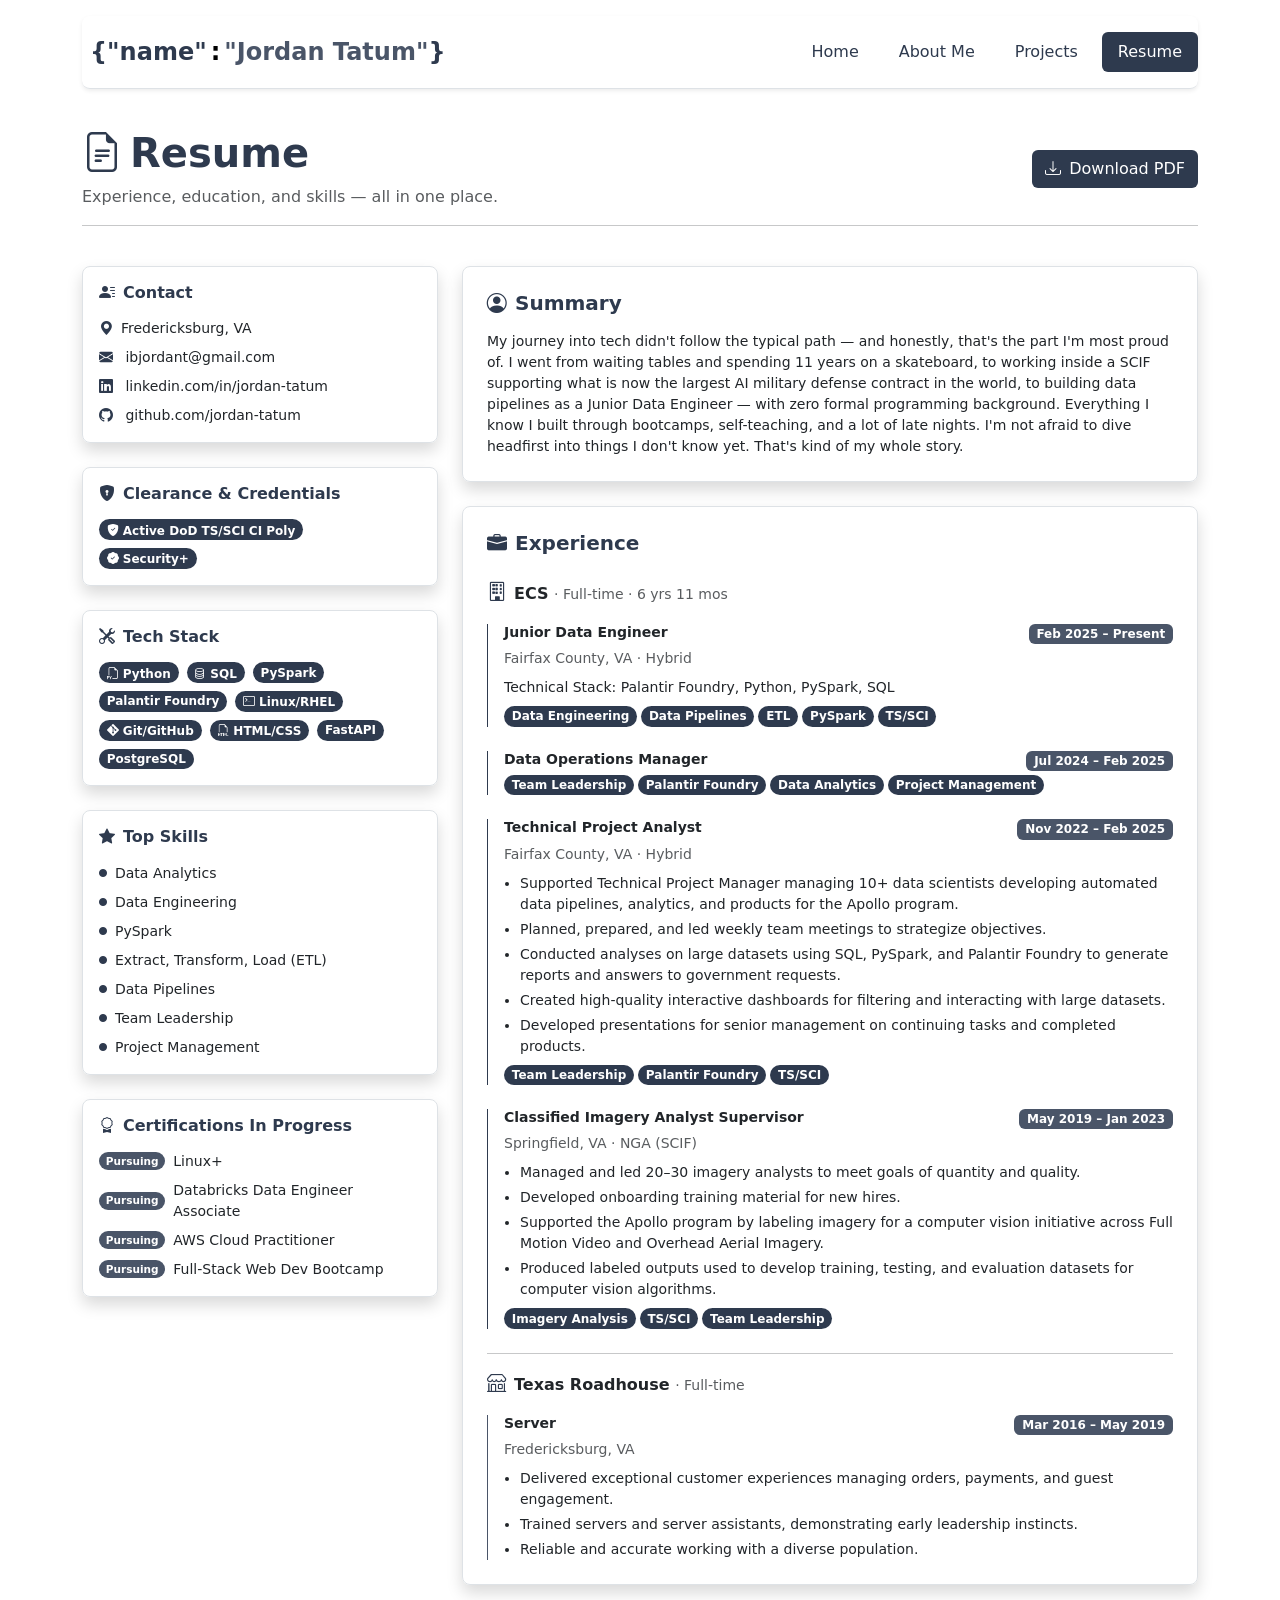
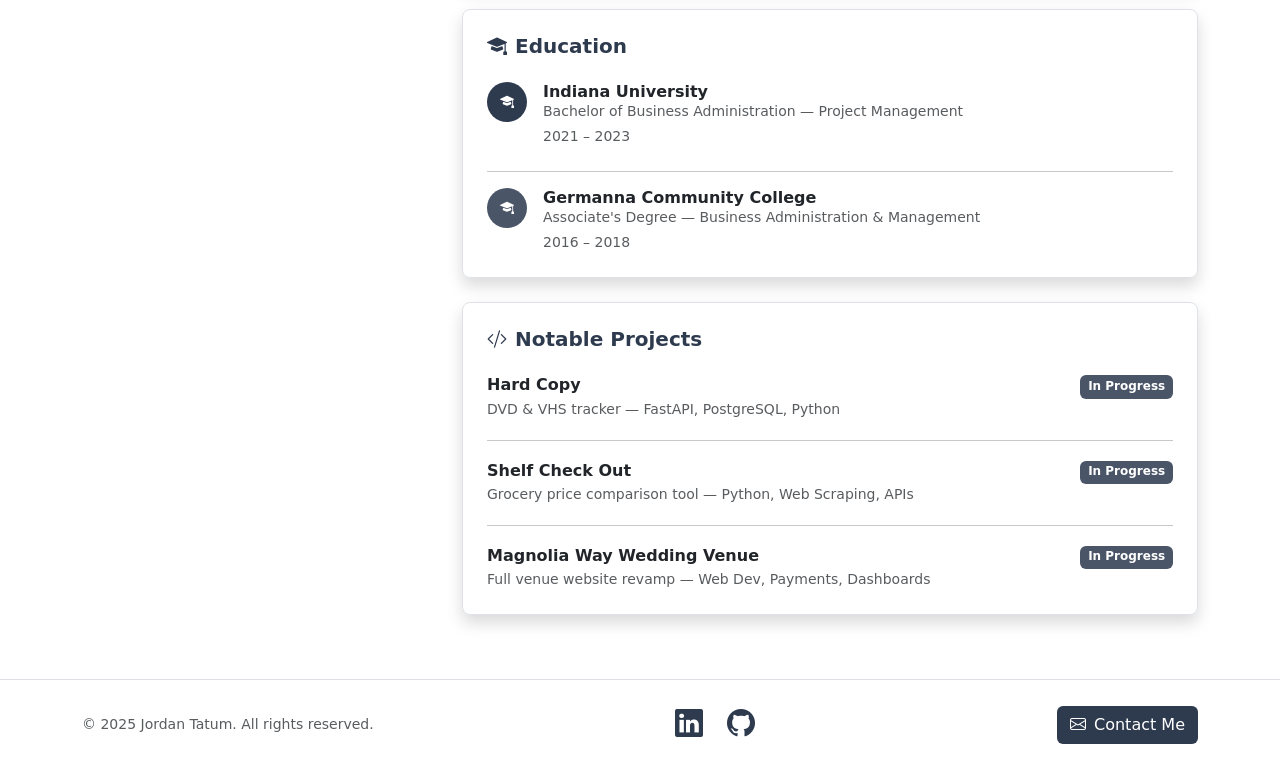
<file: resume.html>
<!DOCTYPE html>
<html lang="en">
  <head>
    <meta charset="UTF-8" />
    <meta name="viewport" content="width=device-width, initial-scale=1.0" />
    <link
      href="https://cdn.jsdelivr.net/npm/bootstrap@5.3.8/dist/css/bootstrap.min.css"
      rel="stylesheet"
      integrity="sha384-sRIl4kxILFvY47J16cr9ZwB07vP4J8+LH7qKQnuqkuIAvNWLzeN8tE5YBujZqJLB"
      crossorigin="anonymous"
    />
    <link rel="stylesheet" href="https://cdn.jsdelivr.net/npm/bootstrap-icons@1.11.3/font/bootstrap-icons.min.css"/>
    <link rel="stylesheet" href="./style.css" />
    <title>Jordan Tatum | Resume</title>
  </head>

  <body>

    <!-- Header Bar -->
    <div class="container pt-3">
      <header class="d-flex flex-wrap justify-content-center py-3 mb-4 border-bottom shadow-sm rounded-3">
        <a href="./index.html"
          class="d-flex align-items-center mb-3 mb-md-0 me-md-auto link-body-emphasis text-decoration-none px-2"
        >
          <span class="fs-4 fw-bold" style="color: #2e3a4e;">{ </span>
          <span class="fs-4 fw-bold" style="color: #2e3a4e;">"name"</span>
          <span class="fs-4 fw-bold mx-1">:</span>
          <span class="fs-4 fw-bold" style="color: #4a5568;">"Jordan Tatum"</span>
          <span class="fs-4 fw-bold" style="color: #2e3a4e;"> }</span>
        </a>
        <ul class="nav nav-pills gap-2">
          <li class="nav-item"><a href="./index.html" class="nav-link">Home</a></li>
          <li class="nav-item"><a href="./about_me.html" class="nav-link">About Me</a></li>
          <li class="nav-item"><a href="./projects.html" class="nav-link">Projects</a></li>
          <li class="nav-item"><a href="./resume.html" class="nav-link active" aria-current="page">Resume</a></li>
        </ul>
      </header>
    </div>

    <!-- Page Header -->
    <div class="container pt-3 pb-2">
      <div class="d-flex justify-content-between align-items-center flex-wrap gap-3">
        <div>
          <h1 class="fw-bold" style="color: #2e3a4e;">
            <i class="bi bi-file-earmark-text me-2"></i>Resume
          </h1>
          <p class="text-muted mb-0">Experience, education, and skills — all in one place.</p>
        </div>
        <a href="./assests/Jordan_Tatum_Resume.pdf" download="jordan_resume.pdf" class="btn" style="background-color: #2e3a4e; color: #ffffff;">
        <i class="bi bi-download me-2"></i>Download PDF
        </a>
      </div>
      <hr />
    </div>

    <!-- Resume Content -->
    <div class="container py-3">
      <div class="row g-4">

        <!-- Left Column -->
        <div class="col-lg-4 d-flex flex-column gap-4">

          <!-- Contact Card -->
          <div class="border rounded-3 shadow p-3">
            <h6 class="fw-bold mb-3" style="color: #2e3a4e;">
              <i class="bi bi-person-lines-fill me-2"></i>Contact
            </h6>
            <ul class="list-unstyled mb-0 d-flex flex-column gap-2">
              <li class="small">
                <i class="bi bi-geo-alt-fill me-2" style="color: #2e3a4e;"></i>Fredericksburg, VA
              </li>
              <li class="small">
                <i class="bi bi-envelope-fill me-2" style="color: #2e3a4e;"></i>
                <a href="mailto:ibjordant@gmail.com" class="text-decoration-none" style="color: inherit;">ibjordant@gmail.com</a>
              </li>
              <li class="small">
                <i class="bi bi-linkedin me-2" style="color: #2e3a4e;"></i>
                <a href="https://www.linkedin.com/in/jordan-tatum-488121179/" target="_blank" class="text-decoration-none" style="color: inherit;">linkedin.com/in/jordan-tatum</a>
              </li>
              <li class="small">
                <i class="bi bi-github me-2" style="color: #2e3a4e;"></i>
                <a href="https://github.com/jordan-tatum" target="_blank" class="text-decoration-none" style="color: inherit;">github.com/jordan-tatum</a>
              </li>
            </ul>
          </div>

          <!-- Clearance & Credentials Card -->
          <div class="border rounded-3 shadow p-3">
            <h6 class="fw-bold mb-3" style="color: #2e3a4e;">
              <i class="bi bi-shield-lock-fill me-2"></i>Clearance & Credentials
            </h6>
            <div class="d-flex flex-column gap-2">
              <span class="badge rounded-pill text-start" style="background-color: #2e3a4e; width: fit-content;">
                <i class="bi bi-shield-fill-check me-1"></i>Active DoD TS/SCI CI Poly
              </span>
              <span class="badge rounded-pill text-start" style="background-color: #2e3a4e; width: fit-content;">
                <i class="bi bi-patch-check-fill me-1"></i>Security+
              </span>
            </div>
          </div>

          <!-- Tech Stack Card -->
          <div class="border rounded-3 shadow p-3">
            <h6 class="fw-bold mb-3" style="color: #2e3a4e;">
              <i class="bi bi-tools me-2"></i>Tech Stack
            </h6>
            <div class="d-flex flex-wrap gap-2">
              <span class="badge rounded-pill" style="background-color: #2e3a4e;"><i class="bi bi-filetype-py me-1"></i>Python</span>
              <span class="badge rounded-pill" style="background-color: #2e3a4e;"><i class="bi bi-database me-1"></i>SQL</span>
              <span class="badge rounded-pill" style="background-color: #2e3a4e;">PySpark</span>
              <span class="badge rounded-pill" style="background-color: #2e3a4e;">Palantir Foundry</span>
              <span class="badge rounded-pill" style="background-color: #2e3a4e;"><i class="bi bi-terminal me-1"></i>Linux/RHEL</span>
              <span class="badge rounded-pill" style="background-color: #2e3a4e;"><i class="bi bi-git me-1"></i>Git/GitHub</span>
              <span class="badge rounded-pill" style="background-color: #2e3a4e;"><i class="bi bi-filetype-html me-1"></i>HTML/CSS</span>
              <span class="badge rounded-pill" style="background-color: #2e3a4e;">FastAPI</span>
              <span class="badge rounded-pill" style="background-color: #2e3a4e;">PostgreSQL</span>
            </div>
          </div>

          <!-- Top Skills Card -->
          <div class="border rounded-3 shadow p-3">
            <h6 class="fw-bold mb-3" style="color: #2e3a4e;">
              <i class="bi bi-star-fill me-2"></i>Top Skills
            </h6>
            <ul class="list-unstyled mb-0 d-flex flex-column gap-2">
              <li class="small"><i class="bi bi-circle-fill me-2" style="color: #2e3a4e; font-size: 0.5rem; vertical-align: middle;"></i>Data Analytics</li>
              <li class="small"><i class="bi bi-circle-fill me-2" style="color: #2e3a4e; font-size: 0.5rem; vertical-align: middle;"></i>Data Engineering</li>
              <li class="small"><i class="bi bi-circle-fill me-2" style="color: #2e3a4e; font-size: 0.5rem; vertical-align: middle;"></i>PySpark</li>
              <li class="small"><i class="bi bi-circle-fill me-2" style="color: #2e3a4e; font-size: 0.5rem; vertical-align: middle;"></i>Extract, Transform, Load (ETL)</li>
              <li class="small"><i class="bi bi-circle-fill me-2" style="color: #2e3a4e; font-size: 0.5rem; vertical-align: middle;"></i>Data Pipelines</li>
              <li class="small"><i class="bi bi-circle-fill me-2" style="color: #2e3a4e; font-size: 0.5rem; vertical-align: middle;"></i>Team Leadership</li>
              <li class="small"><i class="bi bi-circle-fill me-2" style="color: #2e3a4e; font-size: 0.5rem; vertical-align: middle;"></i>Project Management</li>
            </ul>
          </div>

          <!-- Certifications Card -->
          <div class="border rounded-3 shadow p-3">
            <h6 class="fw-bold mb-3" style="color: #2e3a4e;">
              <i class="bi bi-award me-2"></i>Certifications In Progress
            </h6>
            <ul class="list-unstyled mb-0 d-flex flex-column gap-2">
              <li class="small d-flex align-items-center gap-2">
                <span class="badge rounded-pill" style="background-color: #4a5568;">Pursuing</span>Linux+
              </li>
              <li class="small d-flex align-items-center gap-2">
                <span class="badge rounded-pill" style="background-color: #4a5568;">Pursuing</span>Databricks Data Engineer Associate
              </li>
              <li class="small d-flex align-items-center gap-2">
                <span class="badge rounded-pill" style="background-color: #4a5568;">Pursuing</span>AWS Cloud Practitioner
              </li>
              <li class="small d-flex align-items-center gap-2">
                <span class="badge rounded-pill" style="background-color: #4a5568;">Pursuing</span>Full-Stack Web Dev Bootcamp
              </li>
            </ul>
          </div>

        </div>

        <!-- Right Column -->
        <div class="col-lg-8 d-flex flex-column gap-4">

          <!-- Summary -->
          <div class="border rounded-3 shadow p-4">
            <h5 class="fw-bold mb-3" style="color: #2e3a4e;">
              <i class="bi bi-person-circle me-2"></i>Summary
            </h5>
            <p class="small mb-0">
              My journey into tech didn't follow the typical path — and honestly, that's the part I'm most
              proud of. I went from waiting tables and spending 11 years on a skateboard, to working inside
              a SCIF supporting what is now the largest AI military defense contract in the world, to building
              data pipelines as a Junior Data Engineer — with zero formal programming background. Everything I
              know I built through bootcamps, self-teaching, and a lot of late nights. I'm not afraid to dive
              headfirst into things I don't know yet. That's kind of my whole story.
            </p>
          </div>

          <!-- Experience -->
          <div class="border rounded-3 shadow p-4">
            <h5 class="fw-bold mb-4" style="color: #2e3a4e;">
              <i class="bi bi-briefcase-fill me-2"></i>Experience
            </h5>

            <!-- ECS -->
            <div class="d-flex align-items-center gap-2 mb-3">
              <i class="bi bi-building" style="color: #2e3a4e; font-size: 1.2rem;"></i>
              <h6 class="fw-bold mb-0">ECS <span class="text-muted fw-normal small">· Full-time · 6 yrs 11 mos</span></h6>
            </div>

            <!-- Junior Data Engineer -->
            <div class="ps-3 border-start mb-4" style="border-color: #2e3a4e !important;">
              <div class="d-flex justify-content-between align-items-start flex-wrap gap-1 mb-1">
                <h6 class="fw-bold mb-0 small">Junior Data Engineer</h6>
                <span class="badge" style="background-color: #4a5568;">Feb 2025 – Present</span>
              </div>
              <p class="text-muted small mb-2">Fairfax County, VA · Hybrid</p>
              <p class="small mb-2">Technical Stack: Palantir Foundry, Python, PySpark, SQL</p>
              <div class="d-flex flex-wrap gap-1">
                <span class="badge rounded-pill" style="background-color: #2e3a4e;">Data Engineering</span>
                <span class="badge rounded-pill" style="background-color: #2e3a4e;">Data Pipelines</span>
                <span class="badge rounded-pill" style="background-color: #2e3a4e;">ETL</span>
                <span class="badge rounded-pill" style="background-color: #2e3a4e;">PySpark</span>
                <span class="badge rounded-pill" style="background-color: #2e3a4e;">TS/SCI</span>
              </div>
            </div>

            <!-- Data Operations Manager -->
            <div class="ps-3 border-start mb-4" style="border-color: #2e3a4e !important;">
              <div class="d-flex justify-content-between align-items-start flex-wrap gap-1 mb-1">
                <h6 class="fw-bold mb-0 small">Data Operations Manager</h6>
                <span class="badge" style="background-color: #4a5568;">Jul 2024 – Feb 2025</span>
              </div>
              <div class="d-flex flex-wrap gap-1">
                <span class="badge rounded-pill" style="background-color: #2e3a4e;">Team Leadership</span>
                <span class="badge rounded-pill" style="background-color: #2e3a4e;">Palantir Foundry</span>
                <span class="badge rounded-pill" style="background-color: #2e3a4e;">Data Analytics</span>
                <span class="badge rounded-pill" style="background-color: #2e3a4e;">Project Management</span>
              </div>
            </div>

            <!-- Technical Project Analyst -->
            <div class="ps-3 border-start mb-4" style="border-color: #2e3a4e !important;">
              <div class="d-flex justify-content-between align-items-start flex-wrap gap-1 mb-1">
                <h6 class="fw-bold mb-0 small">Technical Project Analyst</h6>
                <span class="badge" style="background-color: #4a5568;">Nov 2022 – Feb 2025</span>
              </div>
              <p class="text-muted small mb-2">Fairfax County, VA · Hybrid</p>
              <ul class="small mb-2 ps-3 d-flex flex-column gap-1">
                <li>Supported Technical Project Manager managing 10+ data scientists developing automated data pipelines, analytics, and products for the Apollo program.</li>
                <li>Planned, prepared, and led weekly team meetings to strategize objectives.</li>
                <li>Conducted analyses on large datasets using SQL, PySpark, and Palantir Foundry to generate reports and answers to government requests.</li>
                <li>Created high-quality interactive dashboards for filtering and interacting with large datasets.</li>
                <li>Developed presentations for senior management on continuing tasks and completed products.</li>
              </ul>
              <div class="d-flex flex-wrap gap-1">
                <span class="badge rounded-pill" style="background-color: #2e3a4e;">Team Leadership</span>
                <span class="badge rounded-pill" style="background-color: #2e3a4e;">Palantir Foundry</span>
                <span class="badge rounded-pill" style="background-color: #2e3a4e;">TS/SCI</span>
              </div>
            </div>

            <!-- Classified Imagery Analyst Supervisor -->
            <div class="ps-3 border-start mb-4" style="border-color: #2e3a4e !important;">
              <div class="d-flex justify-content-between align-items-start flex-wrap gap-1 mb-1">
                <h6 class="fw-bold mb-0 small">Classified Imagery Analyst Supervisor</h6>
                <span class="badge" style="background-color: #4a5568;">May 2019 – Jan 2023</span>
              </div>
              <p class="text-muted small mb-2">Springfield, VA · NGA (SCIF)</p>
              <ul class="small mb-2 ps-3 d-flex flex-column gap-1">
                <li>Managed and led 20–30 imagery analysts to meet goals of quantity and quality.</li>
                <li>Developed onboarding training material for new hires.</li>
                <li>Supported the Apollo program by labeling imagery for a computer vision initiative across Full Motion Video and Overhead Aerial Imagery.</li>
                <li>Produced labeled outputs used to develop training, testing, and evaluation datasets for computer vision algorithms.</li>
              </ul>
              <div class="d-flex flex-wrap gap-1">
                <span class="badge rounded-pill" style="background-color: #2e3a4e;">Imagery Analysis</span>
                <span class="badge rounded-pill" style="background-color: #2e3a4e;">TS/SCI</span>
                <span class="badge rounded-pill" style="background-color: #2e3a4e;">Team Leadership</span>
              </div>
            </div>

            <hr class="my-3" />

            <!-- Texas Roadhouse -->
            <div class="d-flex align-items-center gap-2 mb-3">
              <i class="bi bi-shop" style="color: #2e3a4e; font-size: 1.2rem;"></i>
              <h6 class="fw-bold mb-0">Texas Roadhouse <span class="text-muted fw-normal small">· Full-time</span></h6>
            </div>
            <div class="ps-3 border-start" style="border-color: #4a5568 !important;">
              <div class="d-flex justify-content-between align-items-start flex-wrap gap-1 mb-1">
                <h6 class="fw-bold mb-0 small">Server</h6>
                <span class="badge" style="background-color: #4a5568;">Mar 2016 – May 2019</span>
              </div>
              <p class="text-muted small mb-2">Fredericksburg, VA</p>
              <ul class="small mb-0 ps-3 d-flex flex-column gap-1">
                <li>Delivered exceptional customer experiences managing orders, payments, and guest engagement.</li>
                <li>Trained servers and server assistants, demonstrating early leadership instincts.</li>
                <li>Reliable and accurate working with a diverse population.</li>
              </ul>
            </div>

          </div>

          <!-- Education -->
          <div class="border rounded-3 shadow p-4">
            <h5 class="fw-bold mb-4" style="color: #2e3a4e;">
              <i class="bi bi-mortarboard-fill me-2"></i>Education
            </h5>

            <div class="d-flex gap-3 mb-4">
              <div class="flex-shrink-0">
                <div class="rounded-circle d-flex align-items-center justify-content-center" style="width: 40px; height: 40px; background-color: #2e3a4e;">
                  <i class="bi bi-mortarboard-fill text-white small"></i>
                </div>
              </div>
              <div>
                <h6 class="fw-bold mb-0">Indiana University</h6>
                <p class="text-muted small mb-1">Bachelor of Business Administration — Project Management</p>
                <p class="text-muted small mb-0">2021 – 2023</p>
              </div>
            </div>

            <hr class="my-3" />

            <div class="d-flex gap-3">
              <div class="flex-shrink-0">
                <div class="rounded-circle d-flex align-items-center justify-content-center" style="width: 40px; height: 40px; background-color: #4a5568;">
                  <i class="bi bi-mortarboard-fill text-white small"></i>
                </div>
              </div>
              <div>
                <h6 class="fw-bold mb-0">Germanna Community College</h6>
                <p class="text-muted small mb-1">Associate's Degree — Business Administration & Management</p>
                <p class="text-muted small mb-0">2016 – 2018</p>
              </div>
            </div>

          </div>

          <!-- Notable Projects -->
          <div class="border rounded-3 shadow p-4">
            <h5 class="fw-bold mb-4" style="color: #2e3a4e;">
              <i class="bi bi-code-slash me-2"></i>Notable Projects
            </h5>
            <div class="d-flex flex-column gap-3">
              <div>
                <div class="d-flex justify-content-between">
                  <h6 class="fw-bold mb-1">Hard Copy</h6>
                  <span class="badge" style="background-color: #4a5568;">In Progress</span>
                </div>
                <p class="small text-muted mb-0">DVD & VHS tracker — FastAPI, PostgreSQL, Python</p>
              </div>
              <hr class="my-1" />
              <div>
                <div class="d-flex justify-content-between">
                  <h6 class="fw-bold mb-1">Shelf Check Out</h6>
                  <span class="badge" style="background-color: #4a5568;">In Progress</span>
                </div>
                <p class="small text-muted mb-0">Grocery price comparison tool — Python, Web Scraping, APIs</p>
              </div>
              <hr class="my-1" />
              <div>
                <div class="d-flex justify-content-between">
                  <h6 class="fw-bold mb-1">Magnolia Way Wedding Venue</h6>
                  <span class="badge" style="background-color: #4a5568;">In Progress</span>
                </div>
                <p class="small text-muted mb-0">Full venue website revamp — Web Dev, Payments, Dashboards</p>
              </div>
            </div>
          </div>

        </div>
      </div>
    </div>

    <!-- Footer -->
    <footer class="border-top shadow-sm mt-5 py-4">
      <div class="container d-flex align-items-center justify-content-between">
        <p class="text-muted small mb-0">&copy; 2025 Jordan Tatum. All rights reserved.</p>
        <div class="d-flex gap-4">
          <a href="https://www.linkedin.com/in/jordan-tatum-488121179/" target="_blank" style="color: #2e3a4e; font-size: 1.75rem;">
            <i class="bi bi-linkedin"></i>
          </a>
          <a href="https://github.com/jordan-tatum" target="_blank" style="color: #2e3a4e; font-size: 1.75rem;">
            <i class="bi bi-github"></i>
          </a>
        </div>
        <a href="mailto:ibjordant@gmail.com" class="btn" style="background-color: #2e3a4e; color: #ffffff;">
          <i class="bi bi-envelope me-2"></i>Contact Me
        </a>
      </div>
    </footer>

  </body>
</html>
</file>
<file: style.css>
.nav-pills .nav-link.active {
  background-color: #2e3a4e;
  color: #ffffff;
}

.nav-pills .nav-link:hover {
  background-color: #4a5568;
  color: #ffffff;
}

.nav-pills .nav-link {
  color: #2e3a4e;
}
</file>
